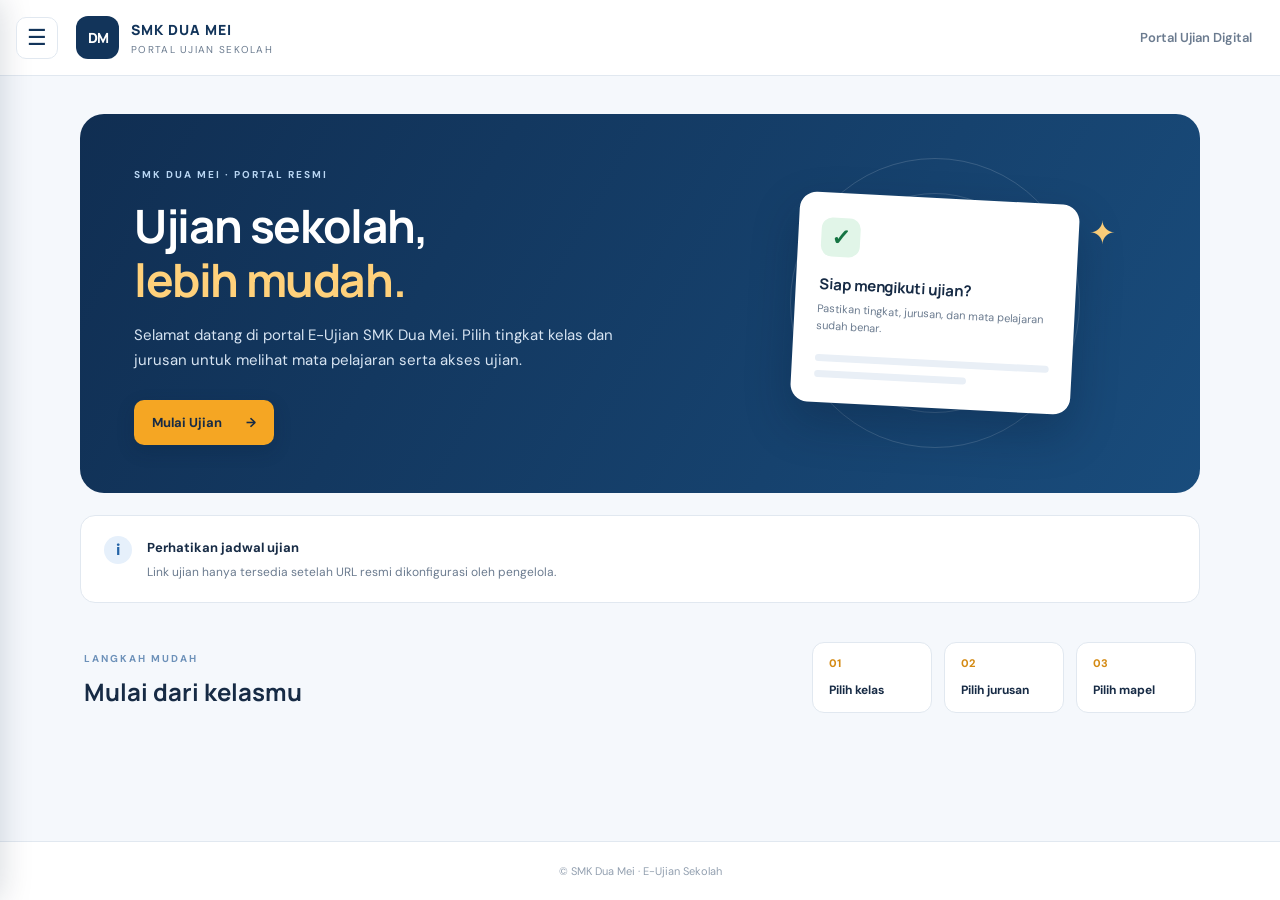
<file: index.html>
<!doctype html><html lang="id"><head><meta charset="utf-8"><meta name="viewport" content="width=device-width,initial-scale=1"><meta name="theme-color" content="#12345a"><title>Beranda — E-Ujian SMK Dua Mei</title><link rel="preconnect" href="https://fonts.googleapis.com"><link href="https://fonts.googleapis.com/css2?family=DM+Sans:wght@400;500;600;700&family=Manrope:wght@400;500;600;700;800&display=swap" rel="stylesheet"><link rel="stylesheet" href="assets/style.css"></head><body><aside class="sidebar" id="sidebar"><a class="sidebar-brand" href="index.html"><span class="brand-mark">DM</span><span><strong>E-UJIAN</strong><small>SMK DUA MEI</small></span></a><p class="sidebar-label">MENU UTAMA</p><nav class="sidebar-nav"><a href="index.html">⌂ &nbsp; Beranda</a><a href="kelas.html">▦ &nbsp; Pilih Kelas</a></nav><div class="sidebar-footer">Portal Ujian Sekolah<small>SMK Dua Mei</small></div></aside><div class="sidebar-backdrop" id="sidebarBackdrop"></div><header class="site-header"><button class="sidebar-toggle" id="sidebarToggle" aria-label="Buka menu" aria-expanded="false">☰</button><a class="brand" href="index.html"><span class="brand-mark">DM</span><span><strong>SMK DUA MEI</strong><small>PORTAL UJIAN SEKOLAH</small></span></a><span class="header-label">Portal Ujian Digital</span></header><main class="home-wrap"><section class="hero"><div class="hero-copy"><span class="eyebrow">SMK DUA MEI · PORTAL RESMI</span><h1>Ujian sekolah,<br><em>lebih mudah.</em></h1><p>Selamat datang di portal E-Ujian SMK Dua Mei. Pilih tingkat kelas dan jurusan untuk melihat mata pelajaran serta akses ujian.</p><a class="button button-orange" href="kelas.html">Mulai Ujian <span>→</span></a></div><div class="hero-art"><div class="art-circle circle-one"></div><div class="art-circle circle-two"></div><div class="exam-card"><div class="card-icon">✓</div><b>Siap mengikuti ujian?</b><small>Pastikan tingkat, jurusan, dan mata pelajaran sudah benar.</small><div class="fake-line"></div><div class="fake-line short"></div></div><span class="floating-star">✦</span></div></section><section class="quick-info"><div class="info-icon">i</div><div><strong>Perhatikan jadwal ujian</strong><p>Link ujian hanya tersedia setelah URL resmi dikonfigurasi oleh pengelola.</p></div></section><section class="home-bottom"><div><span class="eyebrow">LANGKAH MUDAH</span><h2>Mulai dari kelasmu</h2></div><div class="steps"><div><span>01</span><b>Pilih kelas</b></div><div><span>02</span><b>Pilih jurusan</b></div><div><span>03</span><b>Pilih mapel</b></div></div></section></main><footer>© SMK Dua Mei · E-Ujian Sekolah</footer><script src="assets/app.js"></script></body></html>
</file>
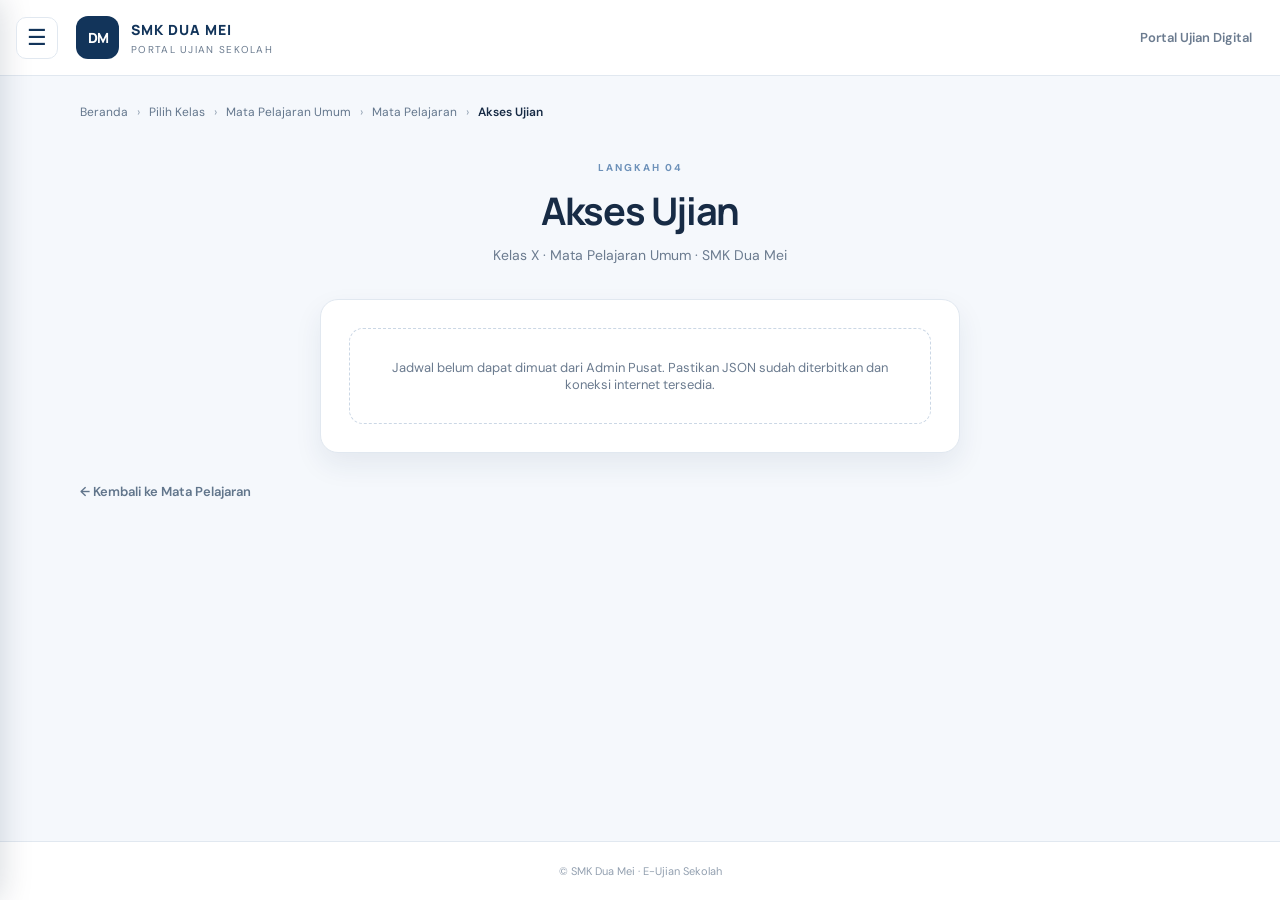
<file: akses-ujian.html>
<!doctype html><html lang="id"><head><meta charset="utf-8"><meta name="viewport" content="width=device-width,initial-scale=1"><meta name="theme-color" content="#12345a"><title>Akses Ujian — E-Ujian SMK Dua Mei</title><link rel="preconnect" href="https://fonts.googleapis.com"><link href="https://fonts.googleapis.com/css2?family=DM+Sans:wght@400;500;600;700&family=Manrope:wght@400;500;600;700;800&display=swap" rel="stylesheet"><link rel="stylesheet" href="assets/style.css"></head><body><aside class="sidebar" id="sidebar"><a class="sidebar-brand" href="index.html"><span class="brand-mark">DM</span><span><strong>E-UJIAN</strong><small>SMK DUA MEI</small></span></a><p class="sidebar-label">MENU UTAMA</p><nav class="sidebar-nav"><a href="index.html">⌂ &nbsp; Beranda</a><a href="kelas.html">▦ &nbsp; Pilih Kelas</a></nav><div class="sidebar-footer">Portal Ujian Sekolah<small>SMK Dua Mei</small></div></aside><div class="sidebar-backdrop" id="sidebarBackdrop"></div><header class="site-header"><button class="sidebar-toggle" id="sidebarToggle" aria-label="Buka menu" aria-expanded="false">☰</button><a class="brand" href="index.html"><span class="brand-mark">DM</span><span><strong>SMK DUA MEI</strong><small>PORTAL UJIAN SEKOLAH</small></span></a><span class="header-label">Portal Ujian Digital</span></header><main class="page-wrap"><nav class="breadcrumbs"><a href="index.html">Beranda</a> › <a href="kelas.html">Pilih Kelas</a> › <a id="majorBreadcrumb" href="jurusan.html">Jurusan</a> › <a id="subjectBreadcrumb" href="mapel.html">Mata Pelajaran</a> › <b>Akses Ujian</b></nav><section class="page-heading"><span class="eyebrow">LANGKAH 04</span><h1 id="examTitle">Akses Ujian</h1><p id="examDescription">Periksa informasi sebelum membuka ujian.</p></section><section class="exam-access-card" id="examAccess" aria-live="polite"></section><a class="back-link" id="backToSubjects" href="mapel.html">← Kembali ke Mata Pelajaran</a></main><footer>© SMK Dua Mei · E-Ujian Sekolah</footer><script src="assets/app.js"></script></body></html>
</file>
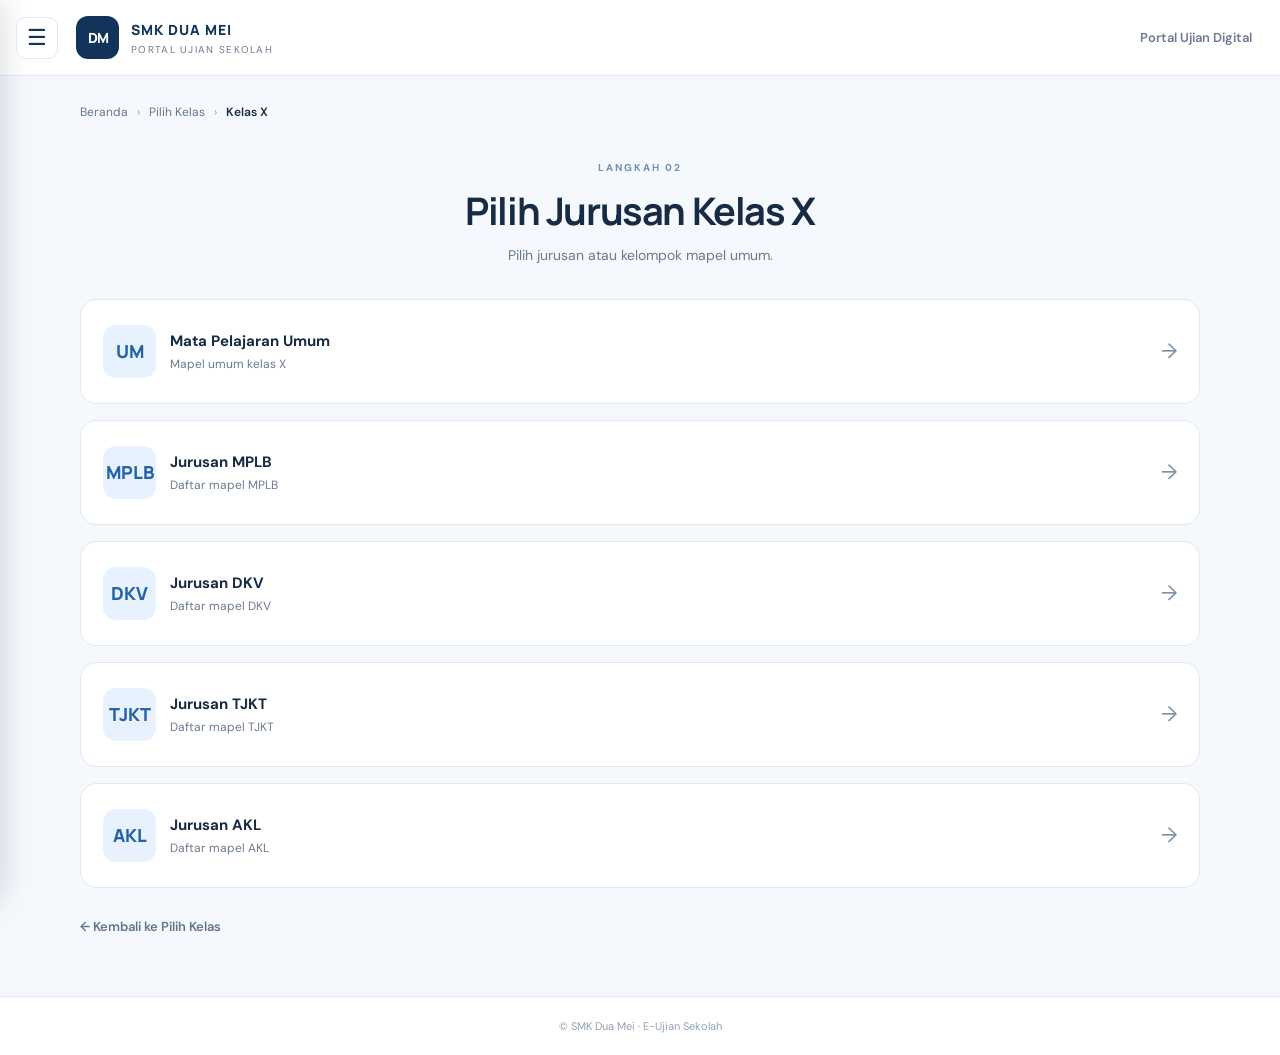
<file: jurusan.html>
<!doctype html><html lang="id"><head><meta charset="utf-8"><meta name="viewport" content="width=device-width,initial-scale=1"><meta name="theme-color" content="#12345a"><title>Pilih Jurusan — E-Ujian SMK Dua Mei</title><link rel="preconnect" href="https://fonts.googleapis.com"><link href="https://fonts.googleapis.com/css2?family=DM+Sans:wght@400;500;600;700&family=Manrope:wght@400;500;600;700;800&display=swap" rel="stylesheet"><link rel="stylesheet" href="assets/style.css"></head><body><aside class="sidebar" id="sidebar"><a class="sidebar-brand" href="index.html"><span class="brand-mark">DM</span><span><strong>E-UJIAN</strong><small>SMK DUA MEI</small></span></a><p class="sidebar-label">MENU UTAMA</p><nav class="sidebar-nav"><a href="index.html">⌂ &nbsp; Beranda</a><a href="kelas.html">▦ &nbsp; Pilih Kelas</a></nav><div class="sidebar-footer">Portal Ujian Sekolah<small>SMK Dua Mei</small></div></aside><div class="sidebar-backdrop" id="sidebarBackdrop"></div><header class="site-header"><button class="sidebar-toggle" id="sidebarToggle" aria-label="Buka menu" aria-expanded="false">☰</button><a class="brand" href="index.html"><span class="brand-mark">DM</span><span><strong>SMK DUA MEI</strong><small>PORTAL UJIAN SEKOLAH</small></span></a><span class="header-label">Portal Ujian Digital</span></header><main class="page-wrap"><nav class="breadcrumbs"><a href="index.html">Beranda</a> › <a href="kelas.html">Pilih Kelas</a> › <b id="breadcrumbClass">Kelas</b></nav><section class="page-heading"><span class="eyebrow">LANGKAH 02</span><h1 id="pageTitle">Pilih Jurusan</h1><p id="pageDescription">Pilih jurusan untuk melihat mata pelajaran.</p></section><section class="choice-grid" id="majorGrid"></section><a class="back-link" href="kelas.html">← Kembali ke Pilih Kelas</a></main><footer>© SMK Dua Mei · E-Ujian Sekolah</footer><script src="assets/app.js"></script></body></html>
</file>
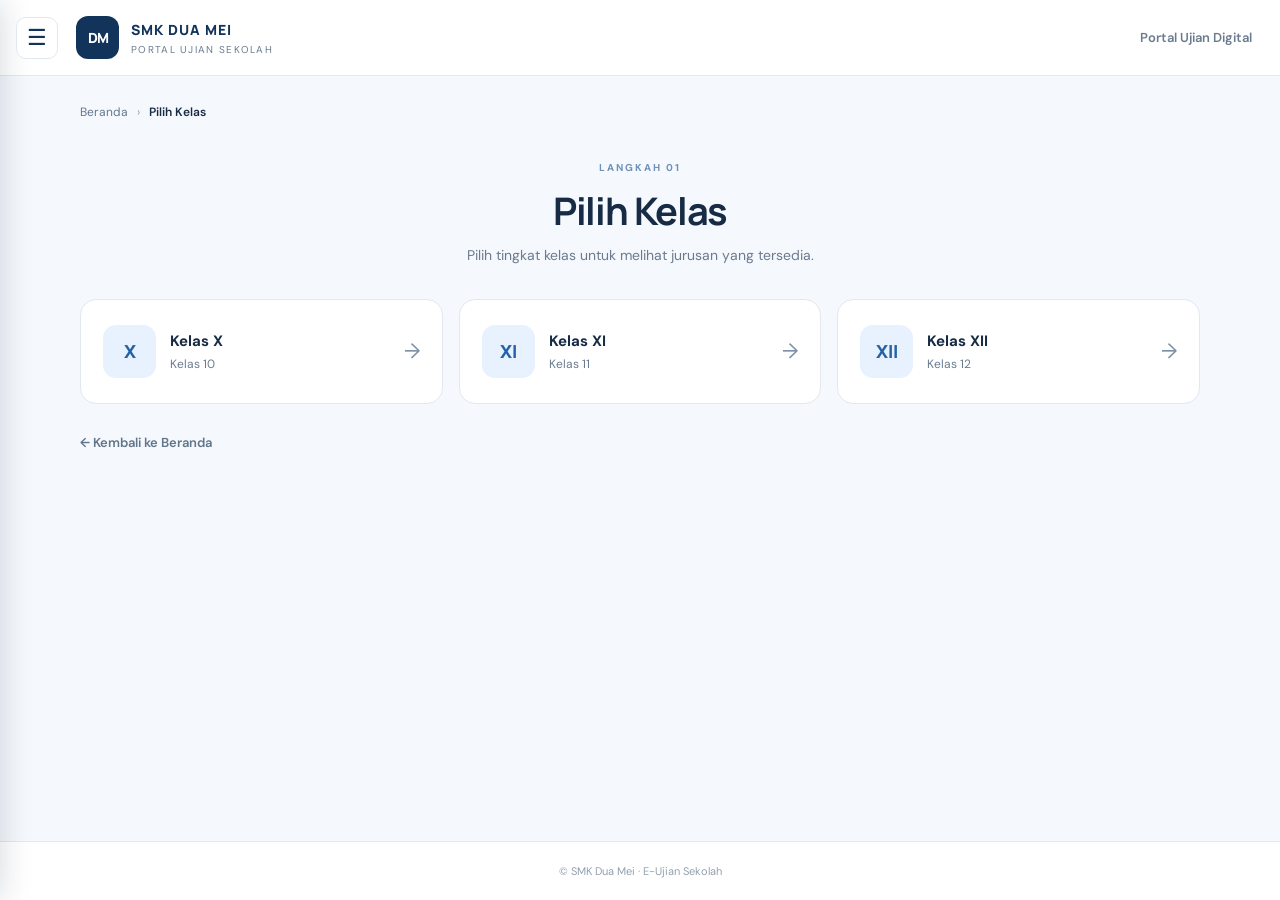
<file: kelas.html>
<!doctype html><html lang="id"><head><meta charset="utf-8"><meta name="viewport" content="width=device-width,initial-scale=1"><meta name="theme-color" content="#12345a"><title>Pilih Kelas — E-Ujian SMK Dua Mei</title><link rel="preconnect" href="https://fonts.googleapis.com"><link href="https://fonts.googleapis.com/css2?family=DM+Sans:wght@400;500;600;700&family=Manrope:wght@400;500;600;700;800&display=swap" rel="stylesheet"><link rel="stylesheet" href="assets/style.css"></head><body><aside class="sidebar" id="sidebar"><a class="sidebar-brand" href="index.html"><span class="brand-mark">DM</span><span><strong>E-UJIAN</strong><small>SMK DUA MEI</small></span></a><p class="sidebar-label">MENU UTAMA</p><nav class="sidebar-nav"><a href="index.html">⌂ &nbsp; Beranda</a><a href="kelas.html">▦ &nbsp; Pilih Kelas</a></nav><div class="sidebar-footer">Portal Ujian Sekolah<small>SMK Dua Mei</small></div></aside><div class="sidebar-backdrop" id="sidebarBackdrop"></div><header class="site-header"><button class="sidebar-toggle" id="sidebarToggle" aria-label="Buka menu" aria-expanded="false">☰</button><a class="brand" href="index.html"><span class="brand-mark">DM</span><span><strong>SMK DUA MEI</strong><small>PORTAL UJIAN SEKOLAH</small></span></a><span class="header-label">Portal Ujian Digital</span></header><main class="page-wrap"><nav class="breadcrumbs"><a href="index.html">Beranda</a> › <b>Pilih Kelas</b></nav><section class="page-heading"><span class="eyebrow">LANGKAH 01</span><h1>Pilih Kelas</h1><p>Pilih tingkat kelas untuk melihat jurusan yang tersedia.</p></section><section class="choice-grid three"><a class="choice-card" href="jurusan.html?kelas=X"><span class="choice-symbol">X</span><span class="choice-content"><b>Kelas X</b><small>Kelas 10</small></span><span class="arrow">→</span></a><a class="choice-card" href="jurusan.html?kelas=XI"><span class="choice-symbol">XI</span><span class="choice-content"><b>Kelas XI</b><small>Kelas 11</small></span><span class="arrow">→</span></a><a class="choice-card" href="jurusan.html?kelas=XII"><span class="choice-symbol">XII</span><span class="choice-content"><b>Kelas XII</b><small>Kelas 12</small></span><span class="arrow">→</span></a></section><a class="back-link" href="index.html">← Kembali ke Beranda</a></main><footer>© SMK Dua Mei · E-Ujian Sekolah</footer><script src="assets/app.js"></script></body></html>
</file>
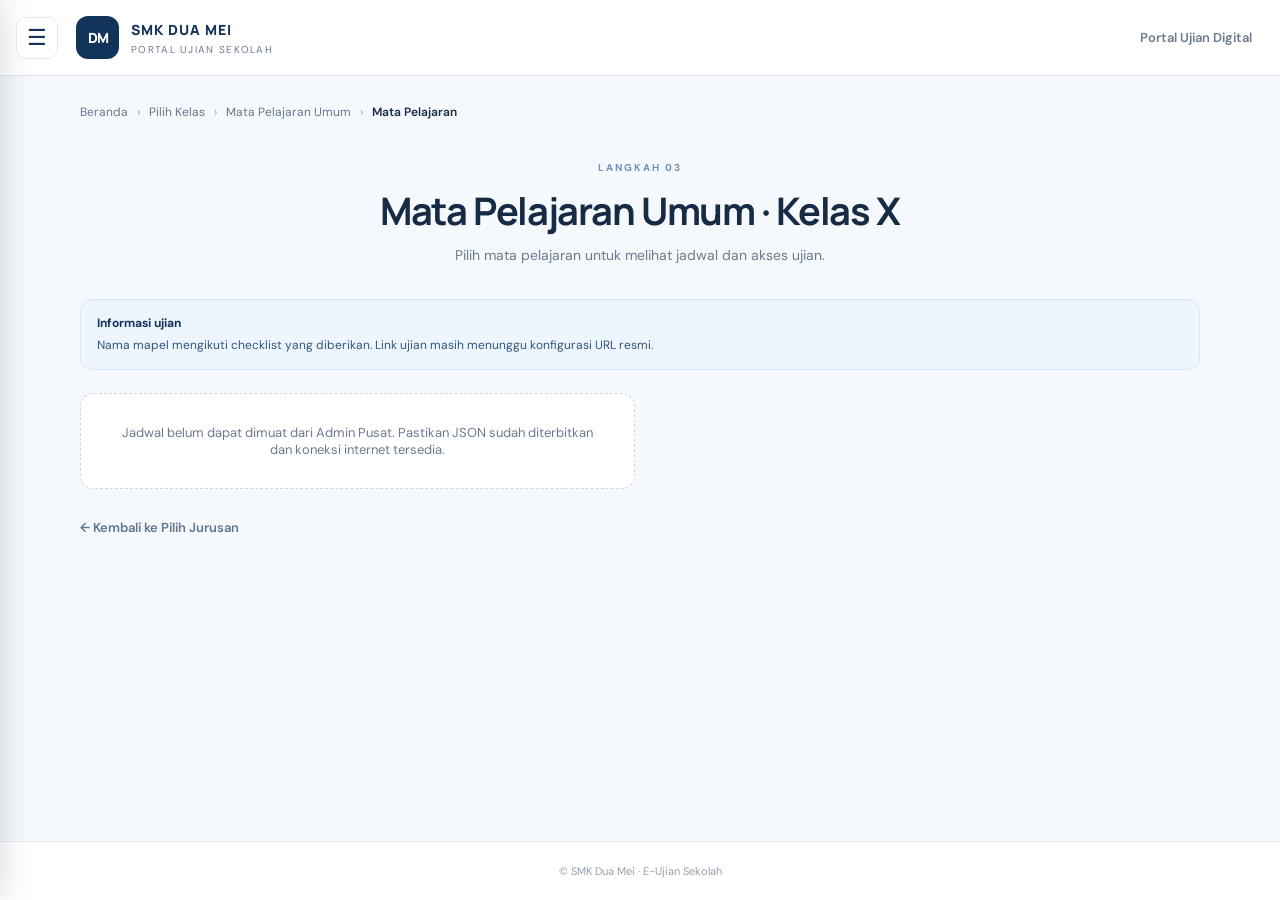
<file: mapel.html>
<!doctype html><html lang="id"><head><meta charset="utf-8"><meta name="viewport" content="width=device-width,initial-scale=1"><meta name="theme-color" content="#12345a"><title>Mata Pelajaran — E-Ujian SMK Dua Mei</title><link rel="preconnect" href="https://fonts.googleapis.com"><link href="https://fonts.googleapis.com/css2?family=DM+Sans:wght@400;500;600;700&family=Manrope:wght@400;500;600;700;800&display=swap" rel="stylesheet"><link rel="stylesheet" href="assets/style.css"></head><body><aside class="sidebar" id="sidebar"><a class="sidebar-brand" href="index.html"><span class="brand-mark">DM</span><span><strong>E-UJIAN</strong><small>SMK DUA MEI</small></span></a><p class="sidebar-label">MENU UTAMA</p><nav class="sidebar-nav"><a href="index.html">⌂ &nbsp; Beranda</a><a href="kelas.html">▦ &nbsp; Pilih Kelas</a></nav><div class="sidebar-footer">Portal Ujian Sekolah<small>SMK Dua Mei</small></div></aside><div class="sidebar-backdrop" id="sidebarBackdrop"></div><header class="site-header"><button class="sidebar-toggle" id="sidebarToggle" aria-label="Buka menu" aria-expanded="false">☰</button><a class="brand" href="index.html"><span class="brand-mark">DM</span><span><strong>SMK DUA MEI</strong><small>PORTAL UJIAN SEKOLAH</small></span></a><span class="header-label">Portal Ujian Digital</span></header><main class="page-wrap"><nav class="breadcrumbs"><a href="index.html">Beranda</a> › <a href="kelas.html">Pilih Kelas</a> › <a id="majorBreadcrumb" href="jurusan.html">Jurusan</a> › <b>Mata Pelajaran</b></nav><section class="page-heading"><span class="eyebrow">LANGKAH 03</span><h1 id="pageTitle">Mata Pelajaran</h1><p id="pageDescription">Pilih mata pelajaran untuk melihat akses ujian.</p></section><div class="notice"><strong>Informasi ujian</strong>Nama mapel mengikuti checklist yang diberikan. Link ujian masih menunggu konfigurasi URL resmi.</div><section class="subject-list" id="subjectList" aria-live="polite"></section><a class="back-link" id="backToMajor" href="jurusan.html">← Kembali ke Pilih Jurusan</a></main><footer>© SMK Dua Mei · E-Ujian Sekolah</footer><script src="assets/app.js"></script></body></html>
</file>
<file: assets/style.css>
@import url('https://fonts.googleapis.com/css2?family=DM+Sans:wght@400;500;600;700&family=Manrope:wght@400;500;600;700;800&display=swap');
:root{--navy:#12345a;--navy2:#1c4b7a;--blue:#2463a6;--orange:#f5a623;--ink:#172b45;--muted:#6b7b8f;--line:#e1e8f0;--paper:#f5f8fc;--green:#167443}
*{box-sizing:border-box}body{margin:0;min-height:100vh;display:flex;flex-direction:column;background:var(--paper);color:var(--ink);font-family:'DM Sans',Arial,sans-serif}a{color:inherit;text-decoration:none}
.site-header{min-height:76px;display:flex;align-items:center;justify-content:space-between;gap:18px;padding:12px 28px 12px 76px;background:#fff;border-bottom:1px solid var(--line)}
.brand,.sidebar-brand{display:flex;align-items:center;gap:12px}.brand-mark{width:43px;height:43px;display:grid;place-items:center;flex:0 0 auto;border-radius:12px;background:var(--navy);color:#fff;font:800 14px Manrope,sans-serif;letter-spacing:-1px}
.brand strong,.brand small,.sidebar-brand strong,.sidebar-brand small{display:block}.brand strong,.sidebar-brand strong{color:var(--navy);font:800 14px Manrope,sans-serif;letter-spacing:1px}.brand small,.sidebar-brand small{margin-top:4px;color:var(--muted);font-size:10px;letter-spacing:1.3px}.header-label{color:var(--muted);font-size:13px;font-weight:600}
.sidebar{position:fixed;inset:0 auto 0 0;width:270px;max-width:calc(100vw - 48px);display:flex;flex-direction:column;padding:24px 16px;overflow-y:auto;color:#fff;background:var(--navy);z-index:1200;transform:translateX(-105%);transition:transform .25s ease;box-shadow:12px 0 32px #071c362e}.sidebar.is-open{transform:translateX(0)}.sidebar-brand{padding:0 8px 28px}.sidebar-brand strong{color:#fff}.sidebar-brand small{color:#b9d6f3}.sidebar-label{padding:0 12px;color:#9eb8d5;font-size:10px;font-weight:700;letter-spacing:1.5px}.sidebar-nav{display:grid;gap:7px}.sidebar-nav a{display:flex;align-items:center;gap:12px;padding:13px 14px;border-radius:10px;color:#dce8f5;font-size:13px;font-weight:600}.sidebar-nav a:hover,.sidebar-nav a.active{background:var(--blue);color:#fff}.sidebar-footer{margin-top:auto;padding:16px 10px 0;border-top:1px solid #ffffff25;color:#dce8f5;font-size:11px}.sidebar-footer small{display:block;margin-top:5px;color:#9eb8d5}
.sidebar-toggle{position:fixed;top:17px;left:16px;z-index:1300;width:42px;height:42px;display:grid;place-items:center;padding:0;border:1px solid var(--line);border-radius:10px;background:#fff;color:var(--navy);font-size:22px;cursor:pointer}.sidebar-backdrop{display:none;position:fixed;inset:0;z-index:1100;background:#071c3666}.sidebar-backdrop.is-visible{display:block}body.menu-open{overflow:hidden}
.home-wrap,.page-wrap{width:min(1120px,calc(100% - 48px));margin:0 auto;flex:1;box-sizing:border-box}.home-wrap{padding:38px 0 52px}.page-wrap{padding:28px 0 60px}
.hero{min-height:350px;display:grid;grid-template-columns:1.15fr .85fr;align-items:center;gap:18px;padding:48px 54px;position:relative;overflow:hidden;border-radius:24px;color:#fff;background:linear-gradient(120deg,#102e52,#194c7c)}.hero-copy{position:relative;z-index:2;max-width:570px}.eyebrow{color:#6d91b9;font-size:10px;font-weight:700;letter-spacing:2px}.hero .eyebrow{color:#b9d6f3}.hero h1,.page-heading h1{font-family:Manrope,sans-serif;letter-spacing:-1.4px;line-height:1.17}.hero h1{margin:16px 0;font-size:clamp(30px,4vw,46px)}.hero h1 em{color:#ffd17b;font-style:normal}.hero p{max-width:480px;margin:0 0 26px;color:#d7e4f2;font-size:15px;line-height:1.7}.button{display:inline-flex;align-items:center;justify-content:center;gap:24px;padding:14px 18px;border:0;border-radius:10px;font-size:13px;font-weight:700;cursor:pointer;transition:transform .18s,background-color .18s}.button-orange{background:var(--orange);color:#172b45;box-shadow:0 6px 18px #071c3633}.button-orange:hover{background:#ffc04c;transform:translateY(-1px)}
.hero-art{height:260px;position:relative;display:grid;place-items:center}.art-circle{position:absolute;border:1px solid #ffffff26;border-radius:50%}.circle-one{width:290px;height:290px}.circle-two{width:220px;height:220px}.exam-card{position:relative;z-index:1;width:min(280px,100%);padding:25px 23px;border-radius:17px;background:#fff;color:var(--ink);box-shadow:0 20px 45px #06172d44;transform:rotate(3deg)}.card-icon{width:39px;height:39px;display:grid;place-items:center;margin-bottom:17px;border-radius:11px;background:#e1f5e8;color:var(--green);font-size:23px;font-weight:bold}.exam-card b,.exam-card small{display:block}.exam-card b{font:700 15px Manrope,sans-serif}.exam-card small{margin-top:6px;color:var(--muted);font-size:11px;line-height:1.5}.fake-line{height:7px;margin-top:21px;border-radius:8px;background:#e9eff6}.fake-line.short{width:65%;margin-top:9px}.floating-star{position:absolute;top:15%;right:7%;color:#ffd17b;font-size:32px}
.quick-info{display:flex;align-items:flex-start;gap:15px;margin-top:22px;padding:20px 23px;border:1px solid var(--line);border-radius:15px;background:#fff}.info-icon{width:28px;height:28px;flex:0 0 28px;display:grid;place-items:center;border-radius:50%;background:#e6f0fb;color:var(--blue);font-weight:800}.quick-info strong{font-size:13px}.quick-info p{margin:6px 0 0;color:var(--muted);font-size:12px;line-height:1.6}.home-bottom{display:flex;align-items:center;justify-content:space-between;gap:30px;padding:39px 4px 0}.home-bottom h2{margin:8px 0 0;font:700 24px Manrope,sans-serif}.steps{display:flex;gap:12px}.steps div{min-width:120px;padding:13px 16px;border:1px solid var(--line);border-radius:12px;background:#fff}.steps span{display:block;margin-bottom:8px;color:#d48a13;font-size:11px;font-weight:800}.steps b{font-size:12px}
.breadcrumbs{display:flex;flex-wrap:wrap;align-items:center;gap:9px;margin-bottom:35px;color:#91a0b1;font-size:12px}.breadcrumbs a{color:#64778d}.breadcrumbs a:hover,.back-link:hover{color:var(--blue)}.breadcrumbs b{color:var(--ink);font-weight:600}.page-heading{max-width:620px;margin:0 auto 32px;text-align:center}.page-heading h1{margin:12px 0;font-size:clamp(28px,4vw,38px)}.page-heading p{margin:0;color:var(--muted);font-size:14px;line-height:1.6}
.choice-grid{display:grid;gap:16px}.choice-grid.three{grid-template-columns:repeat(3,minmax(0,1fr))}.choice-card{display:flex;align-items:center;gap:14px;min-height:105px;padding:22px;border:1px solid var(--line);border-radius:16px;background:#fff;transition:.18s}.choice-card:hover{transform:translateY(-2px);border-color:#91b9e3;box-shadow:0 12px 28px #16395b14}.choice-symbol{width:53px;height:53px;flex-shrink:0;display:grid;place-items:center;border-radius:13px;background:#e8f2ff;color:var(--blue);font:800 18px Manrope,sans-serif}.choice-content{flex:1;min-width:0}.choice-content b,.choice-content small{display:block}.choice-content b{font-size:15px}.choice-content small{margin-top:5px;color:var(--muted);font-size:12px}.arrow{color:#7e91a7;font-size:21px}.back-link{display:inline-block;margin-top:30px;color:#61758b;font-size:13px;font-weight:600}
.subject-list{display:grid;grid-template-columns:repeat(2,minmax(0,1fr));gap:10px}.subject-link{display:flex;align-items:center;gap:13px;min-height:65px;padding:16px 18px;border:1px solid var(--line);border-radius:12px;background:#fff;transition:.18s}.subject-link:hover{border-color:#91b9e3;background:#fbfdff}.subject-icon{width:35px;height:35px;flex:0 0 35px;display:grid;place-items:center;border-radius:10px;background:#edf4fc;color:var(--blue);font-size:15px}.subject-link b{flex:1;font-size:13px;font-weight:600}.subject-link .arrow{font-size:18px}.notice{margin:0 0 23px;padding:14px 16px;border:1px solid #d7e8fa;border-radius:12px;background:#edf5ff;color:#315779;font-size:12px;line-height:1.65}.notice strong{display:block;margin-bottom:2px;color:var(--navy)}.exam-access-card{max-width:640px;margin:0 auto;padding:28px;border:1px solid var(--line);border-radius:18px;background:#fff;box-shadow:0 12px 28px #16395b14}.exam-access-card h2{margin:16px 0 8px;font:700 22px Manrope,sans-serif}.exam-access-card p{color:var(--muted);font-size:14px;line-height:1.7}.exam-status{display:inline-flex;align-items:center;gap:8px;padding:7px 10px;border-radius:999px;font-size:12px;font-weight:700}.exam-status.pending{background:#fff5df;color:#895a08}.exam-status.available{background:#e1f5e8;color:#17623b}.status-dot{width:7px;height:7px;border-radius:50%;background:currentColor}.empty-state{padding:30px;border:1px dashed #cbd7e5;border-radius:14px;background:#fff;color:var(--muted);text-align:center;font-size:13px}footer{margin-top:auto;padding:22px 16px;border-top:1px solid var(--line);background:#fff;color:#93a0b0;text-align:center;font-size:11px}
@media(max-width:900px){.hero{padding:38px 34px}.choice-card{padding:17px}.choice-symbol{width:46px;height:46px}.home-bottom{align-items:flex-start;flex-direction:column;gap:18px}}
@media(max-width:760px){.site-header{min-height:68px;padding:10px 16px 10px 68px}.header-label{display:none}.home-wrap,.page-wrap{width:calc(100% - 32px)}.home-wrap{padding:20px 0 35px}.page-wrap{padding:22px 0 45px}.hero{grid-template-columns:1fr;min-height:auto;padding:32px 25px 25px;border-radius:19px}.hero h1{font-size:34px}.hero-art{height:190px;margin-top:12px}.circle-one{width:210px;height:210px}.circle-two{width:160px;height:160px}.exam-card{width:240px;padding:18px}.floating-star{right:9%;top:5%}.quick-info{padding:16px}.steps{width:100%;gap:8px}.steps div{flex:1;min-width:0;padding:12px 10px}.steps b{font-size:11px}.breadcrumbs{margin-bottom:28px}.choice-grid.three,.subject-list{grid-template-columns:1fr}.choice-card{min-height:86px;padding:16px}.page-heading{margin-bottom:25px}.exam-access-card{padding:22px}}
@media(prefers-reduced-motion:reduce){*,*::before,*::after{scroll-behavior:auto!important;transition:none!important}}
</file>
